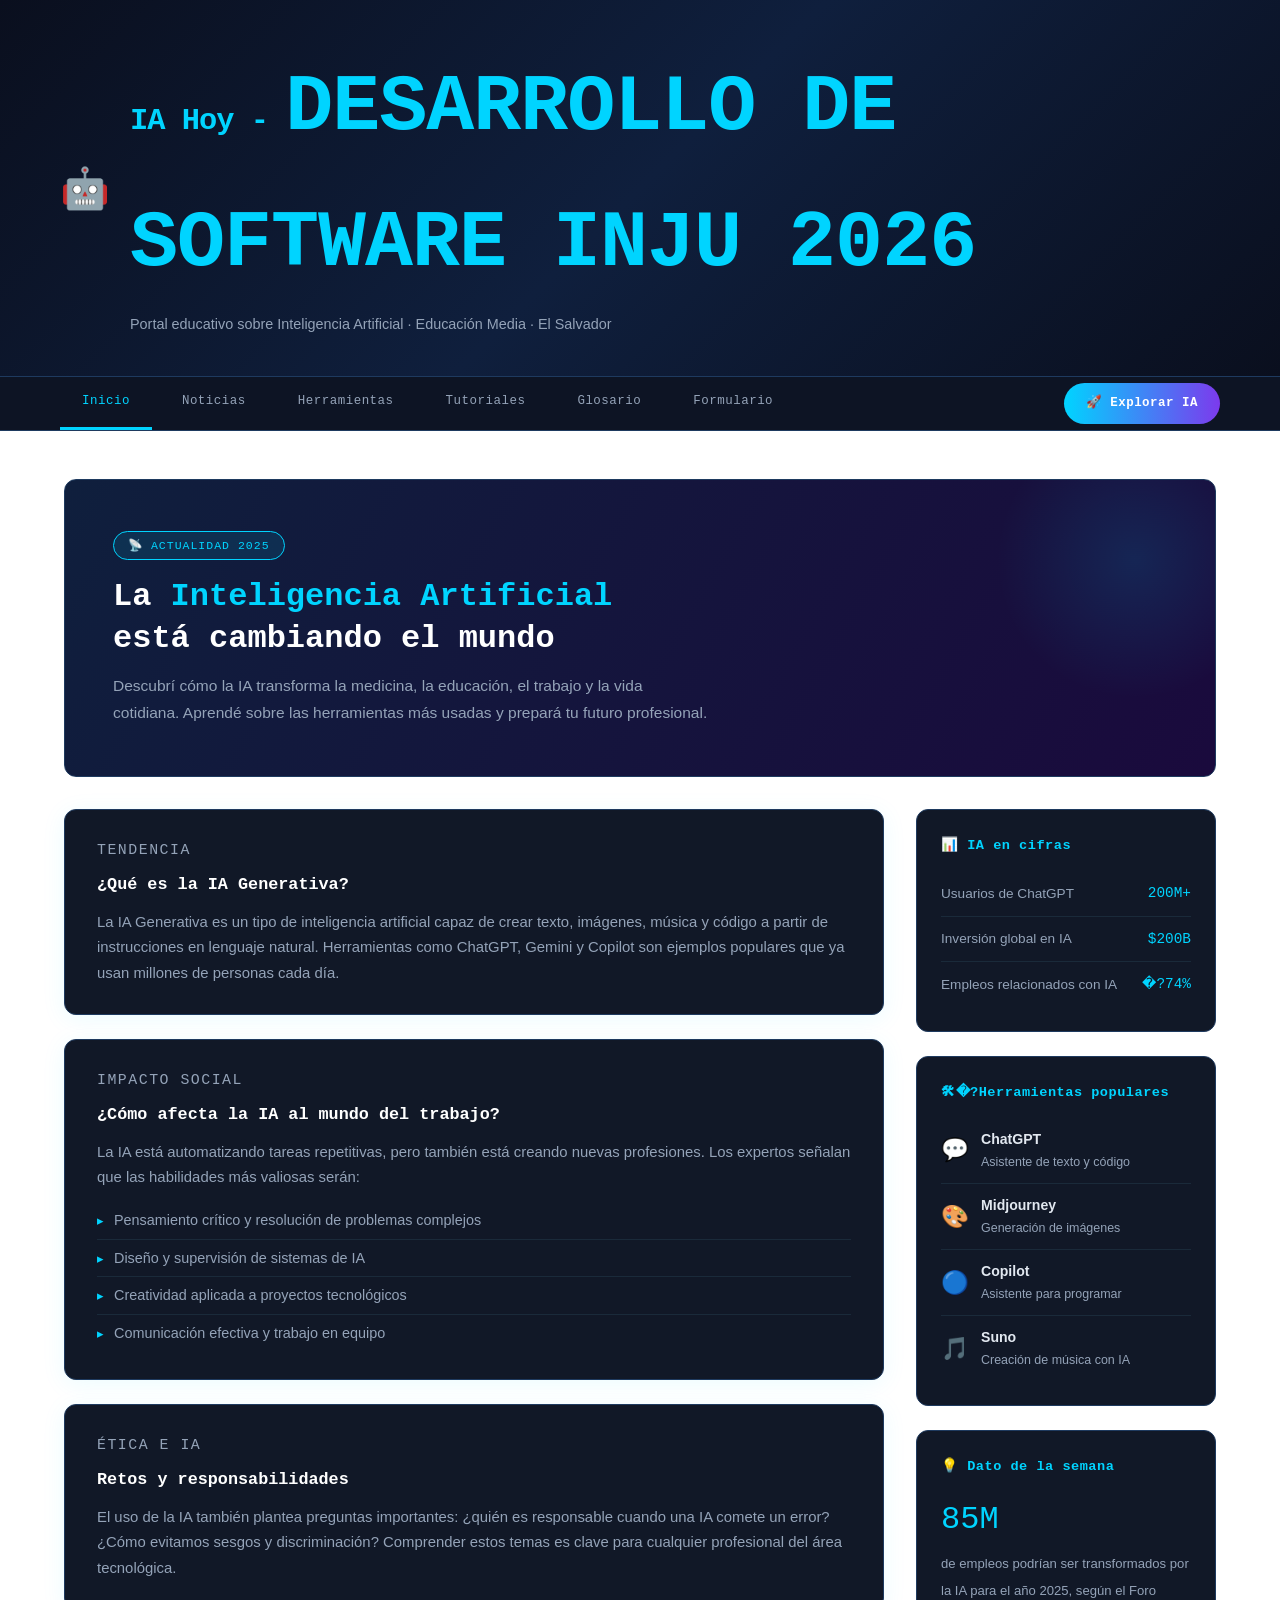
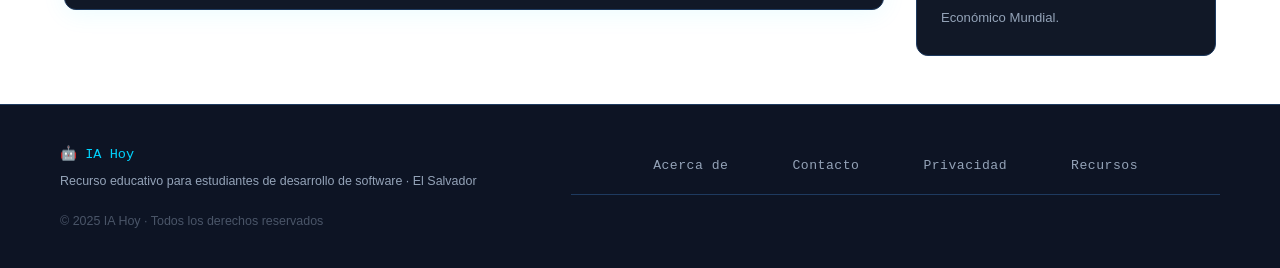
<file: index.html>
<!DOCTYPE html>
<html lang="en">
<head>
    <meta charset="UTF-8">
    <meta name="viewport" content="width=device-width, initial-scale=1.0">
    <title>La actualidad de la IA</title>
    <link rel="stylesheet" href="css/style.css">

</head>
<body>

  <!-- ==================== HEADER ==================== -->
  <header>
    <div class="header-icono">🤖</div>
    <div>
      <h1>IA Hoy - <span style="font-size: 5rem;">DESARROLLO DE SOFTWARE INJU 2026</span></h1>
      <p>Portal educativo sobre Inteligencia Artificial · Educación Media · El Salvador</p>
    </div>
  </header>

  <!-- ==================== NAV ==================== -->
  <nav>
    <a href="main.html" class="activo">Inicio</a>
    <a href="noticias.html">Noticias</a>
    <a href="#">Herramientas</a>
    <a href="#">Tutoriales</a>
    <a href="#">Glosario</a>
    <a href="formularios.html">Formulario</a>
    <a href="#" class="btn-especial">🚀 Explorar IA</a>
  </nav>

  <!-- ==================== CONTENIDO PRINCIPAL ==================== -->
  <div class="contenedor">

    <!-- HERO BANNER -->
    <section class="hero">
      <span class="hero-badge">📡 ACTUALIDAD 2025</span>
      <h2>La <span>Inteligencia Artificial</span><br />está cambiando el mundo</h2>
      <p>Descubrí cómo la IA transforma la medicina, la educación, el trabajo y la vida cotidiana. Aprendé sobre las herramientas más usadas y prepará tu futuro profesional.</p>
    </section>

    <!-- MAIN: artículos principales -->
    <main>

      <article class="card">
        <p class="card-tag">Tendencia</p>
        <h3>¿Qué es la IA Generativa?</h3>
        <p>La IA Generativa es un tipo de inteligencia artificial capaz de crear texto, imágenes, música y código a partir de instrucciones en lenguaje natural. Herramientas como ChatGPT, Gemini y Copilot son ejemplos populares que ya usan millones de personas cada día.</p>
      </article>

      <article class="card">
        <p class="card-tag">Impacto Social</p>
        <h3>¿Cómo afecta la IA al mundo del trabajo?</h3>
        <p>La IA está automatizando tareas repetitivas, pero también está creando nuevas profesiones. Los expertos señalan que las habilidades más valiosas serán:</p>
        <ul class="card-lista">
          <li>Pensamiento crítico y resolución de problemas complejos</li>
          <li>Diseño y supervisión de sistemas de IA</li>
          <li>Creatividad aplicada a proyectos tecnológicos</li>
          <li>Comunicación efectiva y trabajo en equipo</li>
        </ul>
      </article>

      <article class="card">
        <p class="card-tag">Ética e IA</p>
        <h3>Retos y responsabilidades</h3>
        <p>El uso de la IA también plantea preguntas importantes: ¿quién es responsable cuando una IA comete un error? ¿Cómo evitamos sesgos y discriminación? Comprender estos temas es clave para cualquier profesional del área tecnológica.</p>
      </article>

    </main>

    <!-- ASIDE: contenido lateral -->
    <aside>

      <div class="aside-card">
        <h4>📊 IA en cifras</h4>
        <div class="stat-item">
          <span class="stat-label">Usuarios de ChatGPT</span>
          <span class="stat-valor">200M+</span>
        </div>
        <div class="stat-item">
          <span class="stat-label">Inversión global en IA</span>
          <span class="stat-valor">$200B</span>
        </div>
        <div class="stat-item">
          <span class="stat-label">Empleos relacionados con IA</span>
          <span class="stat-valor">�?74%</span>
        </div>
      </div>

      <div class="aside-card">
        <h4>🛠�?Herramientas populares</h4>
        <div class="herramienta-item">
          <span class="herramienta-icono">💬</span>
          <div>
            <div class="herramienta-nombre">ChatGPT</div>
            <div class="herramienta-desc">Asistente de texto y código</div>
          </div>
        </div>
        <div class="herramienta-item">
          <span class="herramienta-icono">🎨</span>
          <div>
            <div class="herramienta-nombre">Midjourney</div>
            <div class="herramienta-desc">Generación de imágenes</div>
          </div>
        </div>
        <div class="herramienta-item">
          <span class="herramienta-icono">🔵</span>
          <div>
            <div class="herramienta-nombre">Copilot</div>
            <div class="herramienta-desc">Asistente para programar</div>
          </div>
        </div>
        <div class="herramienta-item">
          <span class="herramienta-icono">🎵</span>
          <div>
            <div class="herramienta-nombre">Suno</div>
            <div class="herramienta-desc">Creación de música con IA</div>
          </div>
        </div>
      </div>

      <div class="aside-card">
        <h4>💡 Dato de la semana</h4>
        <span class="dato-grande">85M</span>
        <span class="dato-desc">de empleos podrían ser transformados por la IA para el año 2025, según el Foro Económico Mundial.</span>
      </div>

    </aside>

  </div><!-- fin .contenedor -->

  <!-- ==================== FOOTER ==================== -->
  <footer>
    <div class="footer-marca">
      🤖 IA Hoy
      <span>Recurso educativo para estudiantes de desarrollo de software · El Salvador</span>
    </div>
    <nav class="footer-links">
      <a href="#">Acerca de</a>
      <a href="#">Contacto</a>
      <a href="#">Privacidad</a>
      <a href="#">Recursos</a>
    </nav>
    <p class="footer-copy">&copy; 2025 IA Hoy · Todos los derechos reservados</p>
  </footer>

</body>
</html>
</file>
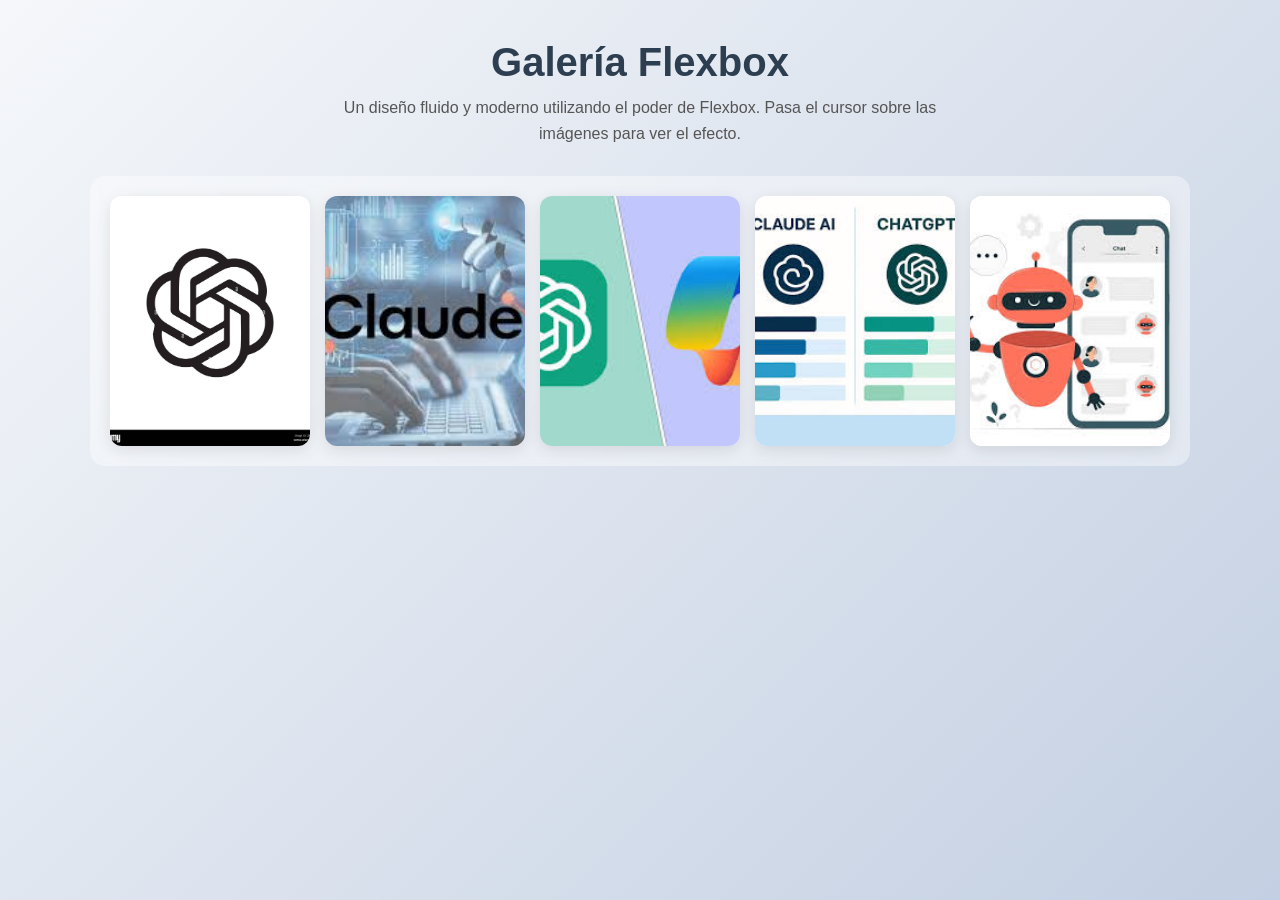
<file: flexbox.html>
<!DOCTYPE html>
<html lang="es">
<head>
    <meta charset="UTF-8">
    <meta name="viewport" content="width=device-width, initial-scale=1.0">
    <title>Galería Flexbox Moderna</title>
    <style>
        /* Reset de estilos básicos */
        * {
            box-sizing: border-box;
            margin: 0;
            padding: 0;
        }

        body {
            font-family: 'Segoe UI', Tahoma, Geneva, Verdana, sans-serif;
            background: linear-gradient(135deg, #f5f7fa 0%, #c3cfe2 100%);
            min-height: 100vh;
            display: flex;
            flex-direction: column;
            align-items: center;
            padding: 40px 20px;
            color: #333;
        }

        h1 {
            margin-bottom: 10px;
            color: #2c3e50;
            font-size: 2.5rem;
        }

        p {
            max-width: 600px;
            text-align: center;
            margin-bottom: 30px;
            line-height: 1.6;
            color: #555;
        }

        /* Contenedor Principal */
        #cajapadre {
            display: flex;
            flex-wrap: wrap;
            justify-content: center;
            gap: 15px; /* Espacio moderno entre elementos */
            width: 100%;
            max-width: 1100px;
            padding: 20px;
            background-color: rgba(255, 255, 255, 0.4);
            border-radius: 15px;
            backdrop-filter: blur(5px); /* Efecto de cristal esmerilado */
        }

        /* Estilo de las subcajas (tarjetas) */
        #cajapadre > div {
            flex: 1 1 200px; /* Crece, se encoge y tiene un tamaño base de 200px */
            height: 250px;
            overflow: hidden; /* Corta el exceso de la imagen al hacer zoom */
            border-radius: 12px;
            box-shadow: 0 4px 15px rgba(0,0,0,0.1);
            transition: transform 0.3s ease, box-shadow 0.3s ease;
            cursor: pointer;
            background-color: #fff;
        }

        /* Efecto al pasar el mouse */
        #cajapadre > div:hover {
            transform: translateY(-10px);
            box-shadow: 0 12px 25px rgba(0,0,0,0.2);
        }

        /* Ajuste de imágenes */
        #cajapadre > div img {
            width: 100%;
            height: 100%;
            object-fit: cover;
            transition: filter 0.3s ease, transform 0.5s ease;
        }

        #cajapadre > div:hover img {
            filter: brightness(1.1);
            transform: scale(1.1);
        }

        /* Responsividad para móviles */
        @media (max-width: 600px) {
            h1 { font-size: 1.8rem; }
            #cajapadre > div {
                flex: 1 1 100%; /* Una columna en pantallas muy pequeñas */
            }
        }
    </style>
</head>
<body>

    <h1>Galería Flexbox</h1>
    <p>Un diseño fluido y moderno utilizando el poder de Flexbox. Pasa el cursor sobre las imágenes para ver el efecto.</p>

    <div id="cajapadre">
        <div id="hijo1"><img src="ia-generativa.jpg" alt="IA"></div>
        <div id="hijo2"><img src="2.jpg" alt="Imagen 2"></div>
        <div id="hijo3"><img src="3.jpg" alt="Imagen 3"></div>
        <div id="hijo4"><img src="4.jpg" alt="Imagen 4"></div>
        <div id="hijo5"><img src="5.jpg" alt="Imagen 5"></div>
    </div>

</body>
</html>
</file>
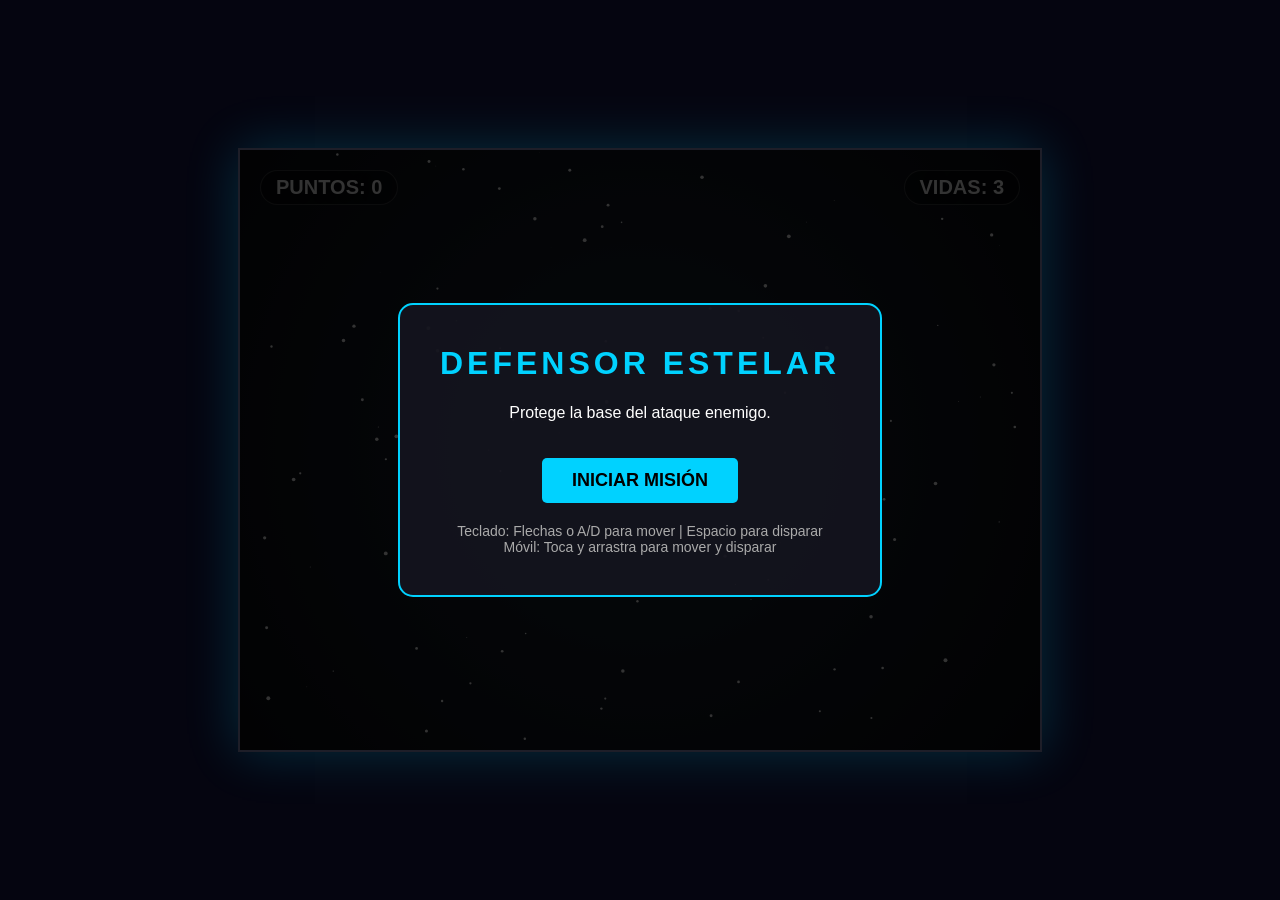
<file: juegoNave.html>
<!DOCTYPE html>
<html lang="es">
<head>
    <meta charset="UTF-8">
    <meta name="viewport" content="width=device-width, initial-scale=1.0, maximum-scale=1.0, user-scalable=no">
    <title>Defensor Estelar - Juego 2D</title>
    <style>
        :root {
            --bg-color: #050510;
            --primary-color: #00d2ff;
            --secondary-color: #ff0055;
            --text-color: #ffffff;
        }

        body {
            margin: 0;
            padding: 0;
            overflow: hidden;
            background-color: var(--bg-color);
            font-family: 'Segoe UI', Tahoma, Geneva, Verdana, sans-serif;
            color: var(--text-color);
            display: flex;
            justify-content: center;
            align-items: center;
            height: 100vh;
            touch-action: none;
        }

        #game-container {
            position: relative;
            width: 100%;
            height: 100%;
            max-width: 800px;
            max-height: 600px;
            box-shadow: 0 0 50px rgba(0, 210, 255, 0.2);
            border: 2px solid rgba(255, 255, 255, 0.1);
            overflow: hidden;
        }

        canvas {
            display: block;
            width: 100%;
            height: 100%;
            background: radial-gradient(circle at center, #1b2735 0%, #090a0f 100%);
        }

        #ui-layer {
            position: absolute;
            top: 20px;
            left: 20px;
            right: 20px;
            display: flex;
            justify-content: space-between;
            pointer-events: none;
            text-shadow: 0 0 10px rgba(0, 0, 0, 0.5);
        }

        .stat {
            font-size: 20px;
            font-weight: bold;
            background: rgba(0, 0, 0, 0.4);
            padding: 5px 15px;
            border-radius: 20px;
            border: 1px solid rgba(255, 255, 255, 0.2);
        }

        #overlay {
            position: absolute;
            top: 0;
            left: 0;
            width: 100%;
            height: 100%;
            background: rgba(0, 0, 0, 0.8);
            display: flex;
            flex-direction: column;
            justify-content: center;
            align-items: center;
            z-index: 10;
        }

        .menu-card {
            background: rgba(20, 20, 30, 0.9);
            padding: 40px;
            border-radius: 15px;
            border: 2px solid var(--primary-color);
            text-align: center;
            max-width: 80%;
        }

        h1 {
            margin-top: 0;
            color: var(--primary-color);
            text-transform: uppercase;
            letter-spacing: 4px;
        }

        button {
            background: var(--primary-color);
            color: #000;
            border: none;
            padding: 12px 30px;
            font-size: 18px;
            font-weight: bold;
            border-radius: 5px;
            cursor: pointer;
            transition: transform 0.2s, background 0.2s;
            margin-top: 20px;
        }

        button:hover {
            transform: scale(1.05);
            background: #00b8e6;
        }

        .controls-hint {
            margin-top: 20px;
            font-size: 14px;
            color: #aaa;
        }

        #message-box {
            position: absolute;
            bottom: 100px;
            width: 100%;
            text-align: center;
            opacity: 0;
            transition: opacity 0.5s;
            pointer-events: none;
        }
    </style>
</head>
<body>

<div id="game-container">
    <canvas id="gameCanvas"></canvas>
    
    <div id="ui-layer">
        <div class="stat">PUNTOS: <span id="score-val">0</span></div>
        <div class="stat">VIDAS: <span id="lives-val">3</span></div>
    </div>

    <div id="overlay">
        <div class="menu-card" id="start-menu">
            <h1>DEFENSOR ESTELAR</h1>
            <p>Protege la base del ataque enemigo.</p>
            <button id="start-btn">INICIAR MISIÓN</button>
            <div class="controls-hint">
                Teclado: Flechas o A/D para mover | Espacio para disparar<br>
                Móvil: Toca y arrastra para mover y disparar
            </div>
        </div>
        <div class="menu-card" id="game-over-menu" style="display: none;">
            <h1 style="color: var(--secondary-color);">¡NAVE DESTRUIDA!</h1>
            <p>Tu puntuación final: <span id="final-score">0</span></p>
            <button id="restart-btn">REINTENTAR</button>
        </div>
    </div>

    <div id="message-box"></div>
</div>

<script>
    const canvas = document.getElementById('gameCanvas');
    const ctx = canvas.getContext('2d');
    const scoreEl = document.getElementById('score-val');
    const livesEl = document.getElementById('lives-val');
    const overlay = document.getElementById('overlay');
    const startMenu = document.getElementById('start-menu');
    const gameOverMenu = document.getElementById('game-over-menu');
    const finalScoreEl = document.getElementById('final-score');

    // Configuración del juego
    let gameState = 'START'; // START, PLAYING, GAMEOVER
    let score = 0;
    let lives = 3;
    let particles = [];
    let enemies = [];
    let bullets = [];
    let stars = [];
    let lastEnemySpawn = 0;
    let enemySpawnRate = 1500; // ms
    let keys = {};

    // Clase para la Nave del Jugador
    class Player {
        constructor() {
            this.width = 50;
            this.height = 40;
            this.x = canvas.width / 2 - this.width / 2;
            this.y = canvas.height - 70;
            this.speed = 7;
            this.color = '#00d2ff';
            this.lastShot = 0;
            this.shootDelay = 250;
        }

        draw() {
            ctx.save();
            ctx.translate(this.x + this.width / 2, this.y + this.height / 2);
            
            // Cuerpo de la nave (SVG-like drawing)
            ctx.fillStyle = this.color;
            ctx.beginPath();
            ctx.moveTo(0, -20); // Punta
            ctx.lineTo(20, 15);
            ctx.lineTo(0, 5);
            ctx.lineTo(-20, 15);
            ctx.closePath();
            ctx.fill();

            // Cañón central
            ctx.fillStyle = '#fff';
            ctx.fillRect(-3, -25, 6, 15);
            
            // Brillo del motor
            const flicker = Math.random() * 5;
            ctx.fillStyle = '#ffaa00';
            ctx.beginPath();
            ctx.moveTo(-10, 15);
            ctx.lineTo(0, 15 + flicker + 10);
            ctx.lineTo(10, 15);
            ctx.closePath();
            ctx.fill();

            ctx.restore();
        }

        update() {
            if (keys['ArrowLeft'] || keys['a'] || keys['A']) {
                this.x -= this.speed;
            }
            if (keys['ArrowRight'] || keys['d'] || keys['D']) {
                this.x += this.speed;
            }

            // Límites
            if (this.x < 0) this.x = 0;
            if (this.x > canvas.width - this.width) this.x = canvas.width - this.width;

            if (keys[' '] && Date.now() - this.lastShot > this.shootDelay) {
                this.shoot();
            }
        }

        shoot() {
            bullets.push(new Bullet(this.x + this.width / 2, this.y));
            this.lastShot = Date.now();
        }
    }

    // Clase para los proyectiles
    class Bullet {
        constructor(x, y) {
            this.x = x;
            this.y = y;
            this.radius = 4;
            this.speed = 8;
            this.color = '#00f2ff';
        }

        draw() {
            ctx.beginPath();
            ctx.arc(this.x, this.y, this.radius, 0, Math.PI * 2);
            ctx.fillStyle = this.color;
            ctx.shadowBlur = 10;
            ctx.shadowColor = this.color;
            ctx.fill();
            ctx.shadowBlur = 0;
        }

        update() {
            this.y -= this.speed;
        }
    }

    // Clase para los enemigos
    class Enemy {
        constructor() {
            this.width = 40;
            this.height = 30;
            this.x = Math.random() * (canvas.width - this.width);
            this.y = -50;
            this.speed = 1.5 + (score / 1000); // Aumenta velocidad con score
            this.color = '#ff0055';
            this.pulse = 0;
        }

        draw() {
            this.pulse += 0.1;
            const sizeMod = Math.sin(this.pulse) * 2;
            
            ctx.save();
            ctx.translate(this.x + this.width / 2, this.y + this.height / 2);
            
            // Diseño enemigo (Alien ship)
            ctx.fillStyle = this.color;
            ctx.beginPath();
            ctx.ellipse(0, 0, 20 + sizeMod, 10, 0, 0, Math.PI * 2);
            ctx.fill();
            
            // Cúpula
            ctx.fillStyle = 'rgba(255, 255, 255, 0.5)';
            ctx.beginPath();
            ctx.arc(0, -5, 8, Math.PI, 0);
            ctx.fill();

            // Luces
            ctx.fillStyle = '#fff';
            ctx.fillRect(-10, 2, 3, 3);
            ctx.fillRect(0, 4, 3, 3);
            ctx.fillRect(10, 2, 3, 3);

            ctx.restore();
        }

        update() {
            this.y += this.speed;
        }
    }

    // Partículas para explosiones
    class Particle {
        constructor(x, y, color) {
            this.x = x;
            this.y = y;
            this.color = color;
            this.radius = Math.random() * 3;
            this.velocity = {
                x: (Math.random() - 0.5) * 5,
                y: (Math.random() - 0.5) * 5
            };
            this.alpha = 1;
        }

        draw() {
            ctx.save();
            ctx.globalAlpha = this.alpha;
            ctx.beginPath();
            ctx.arc(this.x, this.y, this.radius, 0, Math.PI * 2);
            ctx.fillStyle = this.color;
            ctx.fill();
            ctx.restore();
        }

        update() {
            this.x += this.velocity.x;
            this.y += this.velocity.y;
            this.alpha -= 0.02;
        }
    }

    let player = new Player();

    function initStars() {
        stars = [];
        for (let i = 0; i < 100; i++) {
            stars.push({
                x: Math.random() * canvas.width,
                y: Math.random() * canvas.height,
                size: Math.random() * 2,
                speed: Math.random() * 0.5 + 0.1
            });
        }
    }

    function drawStars() {
        ctx.fillStyle = '#fff';
        stars.forEach(star => {
            ctx.beginPath();
            ctx.arc(star.x, star.y, star.size, 0, Math.PI * 2);
            ctx.fill();
            star.y += star.speed;
            if (star.y > canvas.height) star.y = 0;
        });
    }

    function spawnEnemy() {
        const now = Date.now();
        if (now - lastEnemySpawn > enemySpawnRate) {
            enemies.push(new Enemy());
            lastEnemySpawn = now;
            // Dificultad progresiva
            enemySpawnRate = Math.max(400, 1500 - (score / 5));
        }
    }

    function createExplosion(x, y, color) {
        for (let i = 0; i < 15; i++) {
            particles.push(new Particle(x, y, color));
        }
    }

    function resetGame() {
        score = 0;
        lives = 3;
        enemies = [];
        bullets = [];
        particles = [];
        scoreEl.innerText = score;
        livesEl.innerText = lives;
        player = new Player();
        gameState = 'PLAYING';
        overlay.style.display = 'none';
    }

    function gameOver() {
        gameState = 'GAMEOVER';
        overlay.style.display = 'flex';
        startMenu.style.display = 'none';
        gameOverMenu.style.display = 'block';
        finalScoreEl.innerText = score;
    }

    // Loop Principal
    function animate() {
        ctx.clearRect(0, 0, canvas.width, canvas.height);
        drawStars();

        if (gameState === 'PLAYING') {
            player.update();
            player.draw();

            spawnEnemy();

            // Actualizar Balas
            bullets.forEach((bullet, index) => {
                bullet.update();
                bullet.draw();
                if (bullet.y < 0) bullets.splice(index, 1);
            });

            // Actualizar Enemigos
            enemies.forEach((enemy, eIndex) => {
                enemy.update();
                enemy.draw();

                // Colisión con jugador
                const distPlayer = Math.hypot(enemy.x - player.x, enemy.y - player.y);
                if (distPlayer < 30) {
                    createExplosion(player.x + 25, player.y + 20, '#ffaa00');
                    enemies.splice(eIndex, 1);
                    lives--;
                    livesEl.innerText = lives;
                    if (lives <= 0) gameOver();
                }

                // Si escapa de la pantalla
                if (enemy.y > canvas.height) {
                    enemies.splice(eIndex, 1);
                    lives--;
                    livesEl.innerText = lives;
                    if (lives <= 0) gameOver();
                }

                // Colisión con balas
                bullets.forEach((bullet, bIndex) => {
                    const dist = Math.hypot(enemy.x + 20 - bullet.x, enemy.y + 15 - bullet.y);
                    if (dist < 25) {
                        createExplosion(enemy.x + 20, enemy.y + 15, enemy.color);
                        enemies.splice(eIndex, 1);
                        bullets.splice(bIndex, 1);
                        score += 100;
                        scoreEl.innerText = score;
                    }
                });
            });
        }

        // Actualizar Partículas
        particles.forEach((p, index) => {
            p.update();
            p.draw();
            if (p.alpha <= 0) particles.splice(index, 1);
        });

        requestAnimationFrame(animate);
    }

    // Eventos de control
    window.addEventListener('keydown', e => keys[e.key] = true);
    window.addEventListener('keyup', e => keys[e.key] = false);

    // Controles táctiles / Mouse
    let isTouching = false;
    canvas.addEventListener('touchstart', handleTouch);
    canvas.addEventListener('touchmove', handleTouch);
    canvas.addEventListener('touchend', () => isTouching = false);
    canvas.addEventListener('mousedown', () => isTouching = true);
    canvas.addEventListener('mousemove', e => {
        if (isTouching) {
            const rect = canvas.getBoundingClientRect();
            const mouseX = e.clientX - rect.left;
            player.x = mouseX * (canvas.width / rect.width) - player.width / 2;
            if (gameState === 'PLAYING' && Date.now() - player.lastShot > player.shootDelay) {
                player.shoot();
            }
        }
    });
    canvas.addEventListener('mouseup', () => isTouching = false);

    function handleTouch(e) {
        e.preventDefault();
        isTouching = true;
        const rect = canvas.getBoundingClientRect();
        const touch = e.touches[0];
        const touchX = touch.clientX - rect.left;
        player.x = touchX * (canvas.width / rect.width) - player.width / 2;
        
        if (gameState === 'PLAYING' && Date.now() - player.lastShot > player.shootDelay) {
            player.shoot();
        }
    }

    // Inicialización de Canvas responsivo
    function resize() {
        const container = document.getElementById('game-container');
        canvas.width = container.clientWidth;
        canvas.height = container.clientHeight;
        initStars();
        if (player) player.y = canvas.height - 70;
    }

    window.addEventListener('resize', resize);
    
    document.getElementById('start-btn').addEventListener('click', resetGame);
    document.getElementById('restart-btn').addEventListener('click', resetGame);

    window.onload = () => {
        resize();
        animate();
    };
</script>
</body>
</html>
</file>
<file: css/style.css>
/* === VARIABLES Y RESET === */
    :root {
      --color-fondo: #ffffff;
      --color-card: #111827;
      --color-borde: #1e3a5f;
      --color-acento: #00d4ff;
      --color-acento2: #7c3aed;
      --color-texto: #e2e8f0;
      --color-suave: #94a3b8;
      --fuente-titulo: 'Space Mono', monospace;
      --fuente-cuerpo: 'Sora', sans-serif;
      --radio: 12px;
      --sombra: 0 4px 24px rgba(0, 212, 255, 0.08);
    }

    * {
      margin: 0;
      padding: 0;
      box-sizing: border-box;
    }

    body {
      background-color: var(--color-fondo);
      color: var(--color-texto);
      font-family: var(--fuente-cuerpo);
      font-size: 16px;
      line-height: 1.7;
    }

    /* === HEADER === */
    header {
      background: linear-gradient(135deg, #0a0f1e 0%, #0f1f3d 50%, #0a0f1e 100%);
      border-bottom: 1px solid var(--color-borde);
      padding: 40px 60px;
      display: flex;
      align-items: center;
      gap: 20px;
      animation: fadeDown 0.7s ease both;
    }

    .header-icono {
      font-size: 2.5rem;
      animation: pulso 2.5s infinite ease-in-out;
    }

    @keyframes pulso {
      0%, 100% { transform: scale(1); }
      50% { transform: scale(1.12); }
    }

    header h1 {
      font-family: var(--fuente-titulo);
      font-size: 1.9rem;
      color: var(--color-acento);
      letter-spacing: -1px;
    }

    header p {
      color: var(--color-suave);
      font-size: 0.9rem;
      font-weight: 300;
    }

    /* === NAV === */
    nav {
      background-color: #0d1424;
      border-bottom: 1px solid var(--color-borde);
      padding: 0 60px;
      display: flex;
      gap: 8px;
      align-items: center;
      animation: fadeDown 0.8s ease 0.1s both;
    }

    nav a {
      display: inline-block;
      padding: 14px 22px;
      text-decoration: none;
      color: var(--color-suave);
      font-family: var(--fuente-titulo);
      font-size: 0.78rem;
      letter-spacing: 0.5px;
      transition: color 0.3s, border-bottom 0.3s;
      border-bottom: 3px solid transparent;
    }

    nav a:hover,
    nav a.activo {
      color: var(--color-acento);
      border-bottom: 3px solid var(--color-acento);
    }

    nav a.btn-especial {
      margin-left: auto;
      background: linear-gradient(90deg, var(--color-acento), var(--color-acento2));
      color: #fff;
      border-radius: 30px;
      border-bottom: none;
      padding: 10px 22px;
      font-weight: 700;
      transition: opacity 0.3s, transform 0.2s;
    }

    nav a.btn-especial:hover {
      opacity: 0.85;
      transform: translateY(-1px);
      border-bottom: none;
    }

    /* === LAYOUT PRINCIPAL === */
    .contenedor {
      max-width: 1200px;
      margin: 0 auto;
      padding: 48px 24px;
      display: grid;
      grid-template-columns: 1fr 300px;
      grid-template-rows: auto auto;
      gap: 32px;
    }

    /* === HERO / BANNER === */
    .hero {
      grid-column: 1 / -1;
      background: linear-gradient(120deg, #0f1f3d, #1a0a3d);
      border: 1px solid var(--color-borde);
      border-radius: var(--radio);
      padding: 50px 48px;
      position: relative;
      overflow: hidden;
      animation: fadeUp 0.7s ease 0.2s both;
    }

    .hero::before {
      content: '';
      position: absolute;
      top: -60px;
      right: -60px;
      width: 280px;
      height: 280px;
      background: radial-gradient(circle, rgba(0,212,255,0.12), transparent 70%);
      border-radius: 50%;
    }

    .hero-badge {
      display: inline-block;
      background: rgba(0, 212, 255, 0.1);
      border: 1px solid var(--color-acento);
      color: var(--color-acento);
      font-family: var(--fuente-titulo);
      font-size: 0.72rem;
      padding: 4px 14px;
      border-radius: 20px;
      margin-bottom: 16px;
      letter-spacing: 1px;
    }

    .hero h2 {
      font-family: var(--fuente-titulo);
      font-size: 2rem;
      color: #fff;
      margin-bottom: 14px;
      line-height: 1.3;
    }

    .hero h2 span {
      color: var(--color-acento);
    }

    .hero p {
      color: var(--color-suave);
      max-width: 600px;
      font-size: 0.97rem;
    }

    /* === MAIN CONTENT === */
    main {
      display: flex;
      flex-direction: column;
      gap: 24px;
      animation: fadeUp 0.7s ease 0.3s both;
    }

    .card {
      background-color: var(--color-card);
      border: 1px solid var(--color-borde);
      border-radius: var(--radio);
      padding: 28px 32px;
      box-shadow: var(--sombra);
      transition: transform 0.25s, box-shadow 0.25s;
    }

    .card:hover {
      transform: translateY(-3px);
      box-shadow: 0 8px 32px rgba(0, 212, 255, 0.14);
    }

    .card-tag {
      font-family: var(--fuente-titulo);
      font-size: 0.68rem;
      letter-spacing: 1.5px;
      text-transform: uppercase;
      color: var(--color-acento2);
      margin-bottom: 8px;
    }

    .card h3 {
      font-family: var(--fuente-titulo);
      font-size: 1.05rem;
      color: #fff;
      margin-bottom: 10px;
    }

    .card p {
      color: var(--color-suave);
      font-size: 0.93rem;
    }

    .card-lista {
      list-style: none;
      margin-top: 12px;
    }

    .card-lista li {
      color: var(--color-suave);
      font-size: 0.9rem;
      padding: 6px 0;
      border-bottom: 1px solid #1a2a3a;
      display: flex;
      gap: 10px;
      align-items: flex-start;
    }

    .card-lista li:last-child { border-bottom: none; }

    .card-lista li::before {
      content: '▸';
      color: var(--color-acento);
      font-size: 0.8rem;
      margin-top: 2px;
      flex-shrink: 0;
    }

    /* === ASIDE === */
    aside {
      display: flex;
      flex-direction: column;
      gap: 24px;
      animation: fadeUp 0.7s ease 0.4s both;
    }

    .aside-card {
      background-color: var(--color-card);
      border: 1px solid var(--color-borde);
      border-radius: var(--radio);
      padding: 24px;
    }

    .aside-card h4 {
      font-family: var(--fuente-titulo);
      font-size: 0.85rem;
      color: var(--color-acento);
      margin-bottom: 14px;
      letter-spacing: 0.5px;
    }

    .stat-item {
      display: flex;
      justify-content: space-between;
      align-items: center;
      padding: 10px 0;
      border-bottom: 1px solid #1a2a3a;
    }

    .stat-item:last-child { border-bottom: none; }

    .stat-label {
      font-size: 0.85rem;
      color: var(--color-suave);
    }

    .stat-valor {
      font-family: var(--fuente-titulo);
      font-size: 0.9rem;
      color: var(--color-acento);
    }

    .dato-grande {
      font-family: var(--fuente-titulo);
      font-size: 2rem;
      color: var(--color-acento);
      display: block;
      margin: 6px 0 2px;
    }

    .dato-desc {
      font-size: 0.82rem;
      color: var(--color-suave);
    }

    .herramienta-item {
      display: flex;
      align-items: center;
      gap: 12px;
      padding: 10px 0;
      border-bottom: 1px solid #1a2a3a;
    }

    .herramienta-item:last-child { border-bottom: none; }

    .herramienta-icono {
      font-size: 1.4rem;
    }

    .herramienta-nombre {
      font-size: 0.88rem;
      color: var(--color-texto);
      font-weight: 600;
    }

    .herramienta-desc {
      font-size: 0.78rem;
      color: var(--color-suave);
    }

    /* === FOOTER === */
    footer {
      background-color: #0d1424;
      border-top: 1px solid var(--color-borde);
      padding: 36px 60px;
      display: flex;
      justify-content: space-between;
      align-items: center;
      flex-wrap: wrap;
      gap: 16px;
      animation: fadeUp 0.7s ease 0.5s both;
    }

    .footer-marca {
      font-family: var(--fuente-titulo);
      font-size: 0.85rem;
      color: var(--color-acento);
    }

    .footer-marca span {
      display: block;
      font-family: var(--fuente-cuerpo);
      font-size: 0.78rem;
      color: var(--color-suave);
      font-weight: 300;
      margin-top: 4px;
    }

    .footer-links {
      display: flex;
      gap: 20px;
    }

    .footer-links a {
      color: var(--color-suave);
      text-decoration: none;
      font-size: 0.82rem;
      transition: color 0.3s;
    }

    .footer-links a:hover { color: var(--color-acento); }

    .footer-copy {
      font-size: 0.78rem;
      color: #4a5568;
    }

    /* === ANIMACIONES === */
    @keyframes fadeDown {
      from { opacity: 0; transform: translateY(-16px); }
      to   { opacity: 1; transform: translateY(0); }
    }

    @keyframes fadeUp {
      from { opacity: 0; transform: translateY(20px); }
      to   { opacity: 1; transform: translateY(0); }
    }

    /* === RESPONSIVE === */
    @media (max-width: 820px) {
      header, nav, footer { padding-left: 20px; padding-right: 20px; }
      nav { flex-wrap: wrap; }
      .contenedor { grid-template-columns: 1fr; }
      .hero { padding: 32px 24px; }
      .hero h2 { font-size: 1.45rem; }
    }
    /* Tablets pequeñas y móviles grandes */
@media (max-width: 600px) {
  header, nav, footer { padding-left: 15px; padding-right: 15px; }
  .hero h2 { font-size: 1.25rem; }
  .card-content {
    flex-direction: column; /* cambia de fila a columna */
  }
  .card-image {
    max-width: 100%; /* ocupa todo el ancho en móvil */
  }
}

/* Móviles medianos */
@media (max-width: 480px) {
  nav { flex-direction: column; }
  .hero { padding: 24px 16px; }
  .hero h2 { font-size: 1.1rem; }
}

/* Móviles muy pequeños */
@media (max-width: 360px) {
  header, nav, footer { padding-left: 10px; padding-right: 10px; }
  .hero { padding: 20px 12px; }
  .hero h2 { font-size: 1rem; }
}
@media (max-width: 600px) {
  
}
</file>
